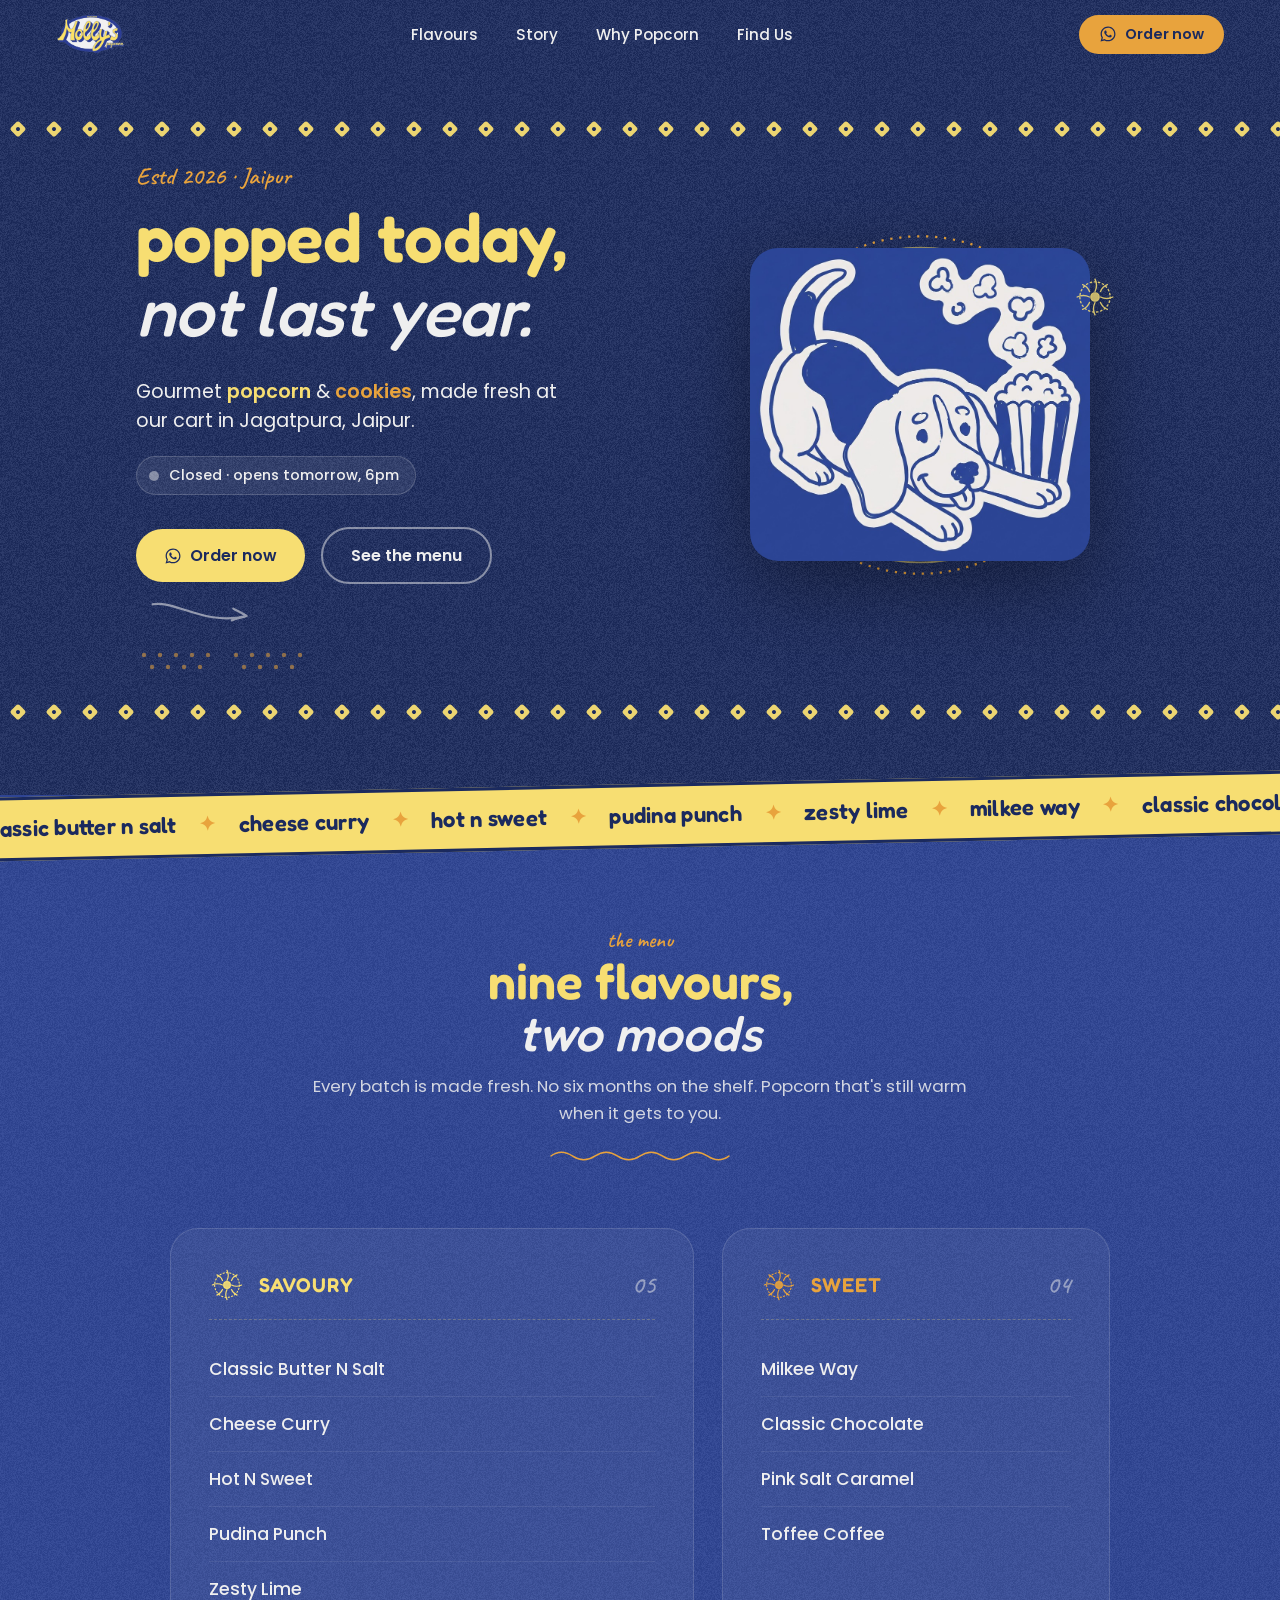
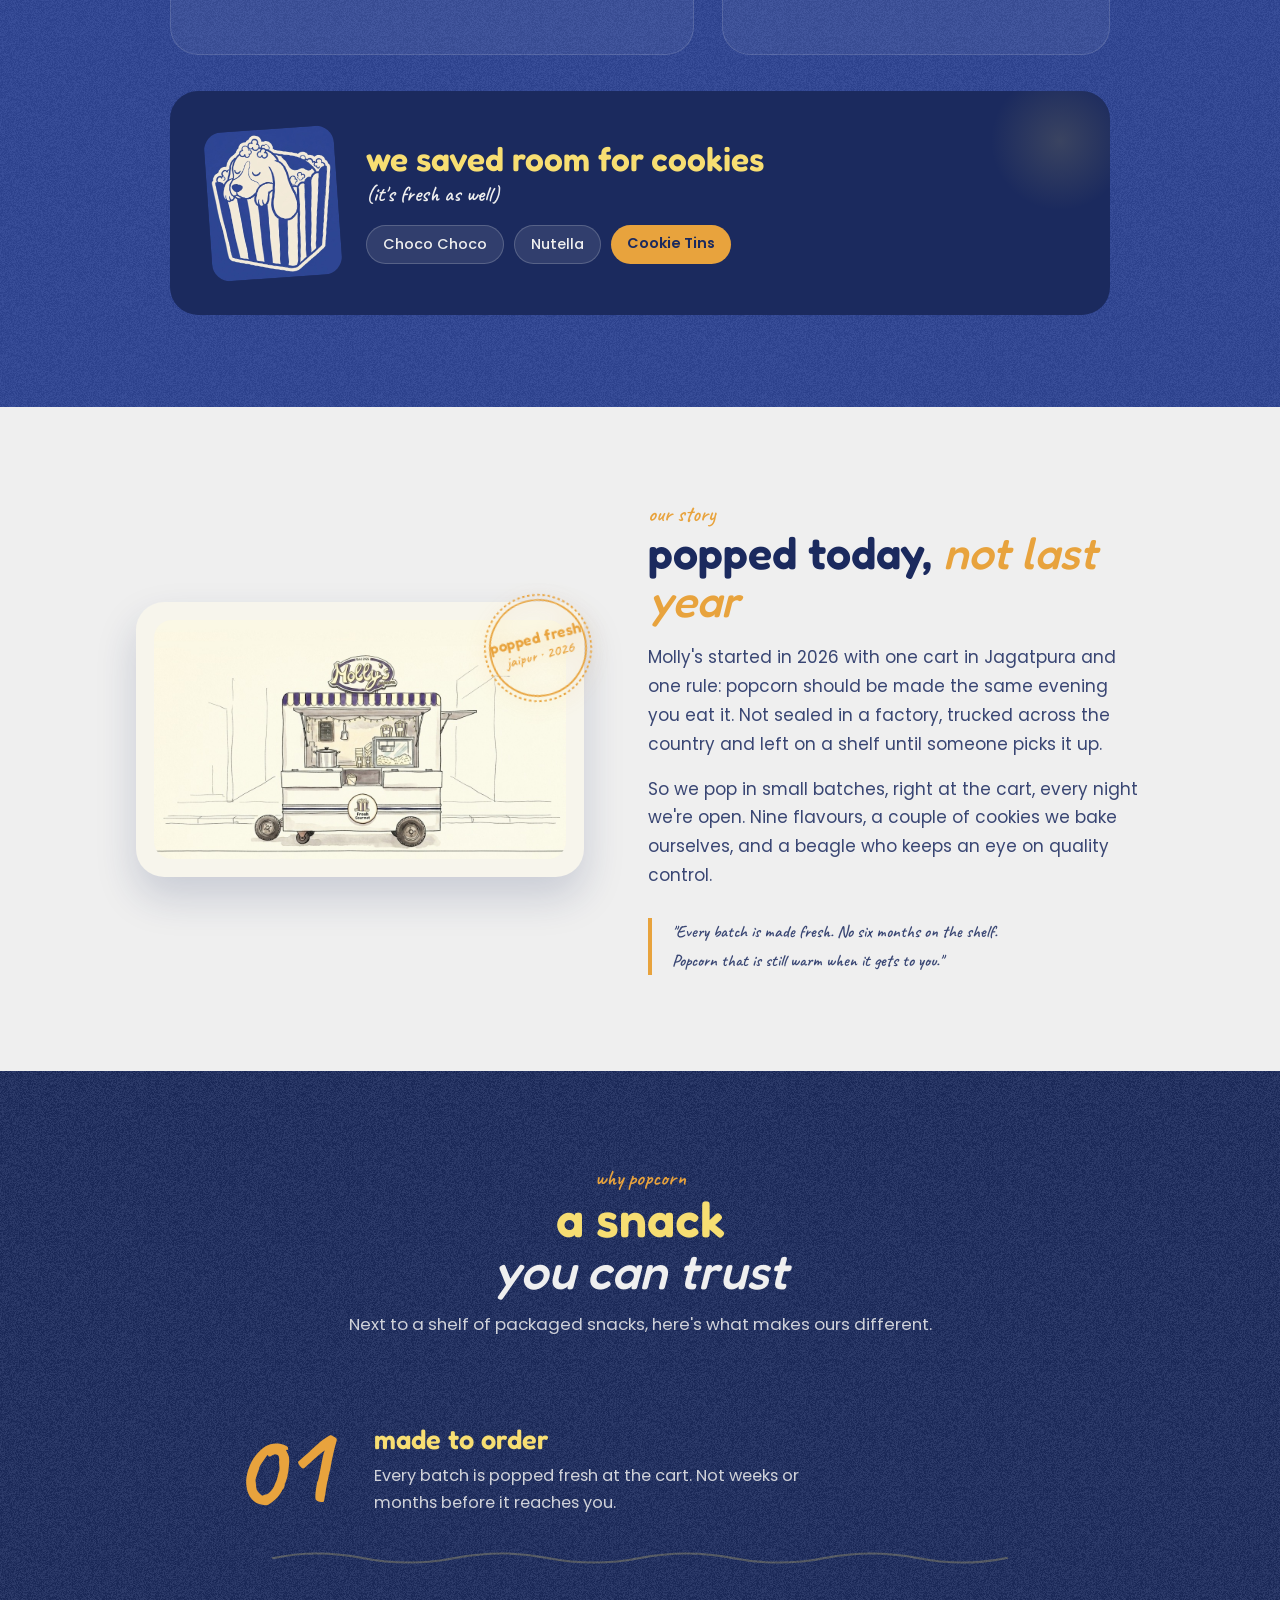
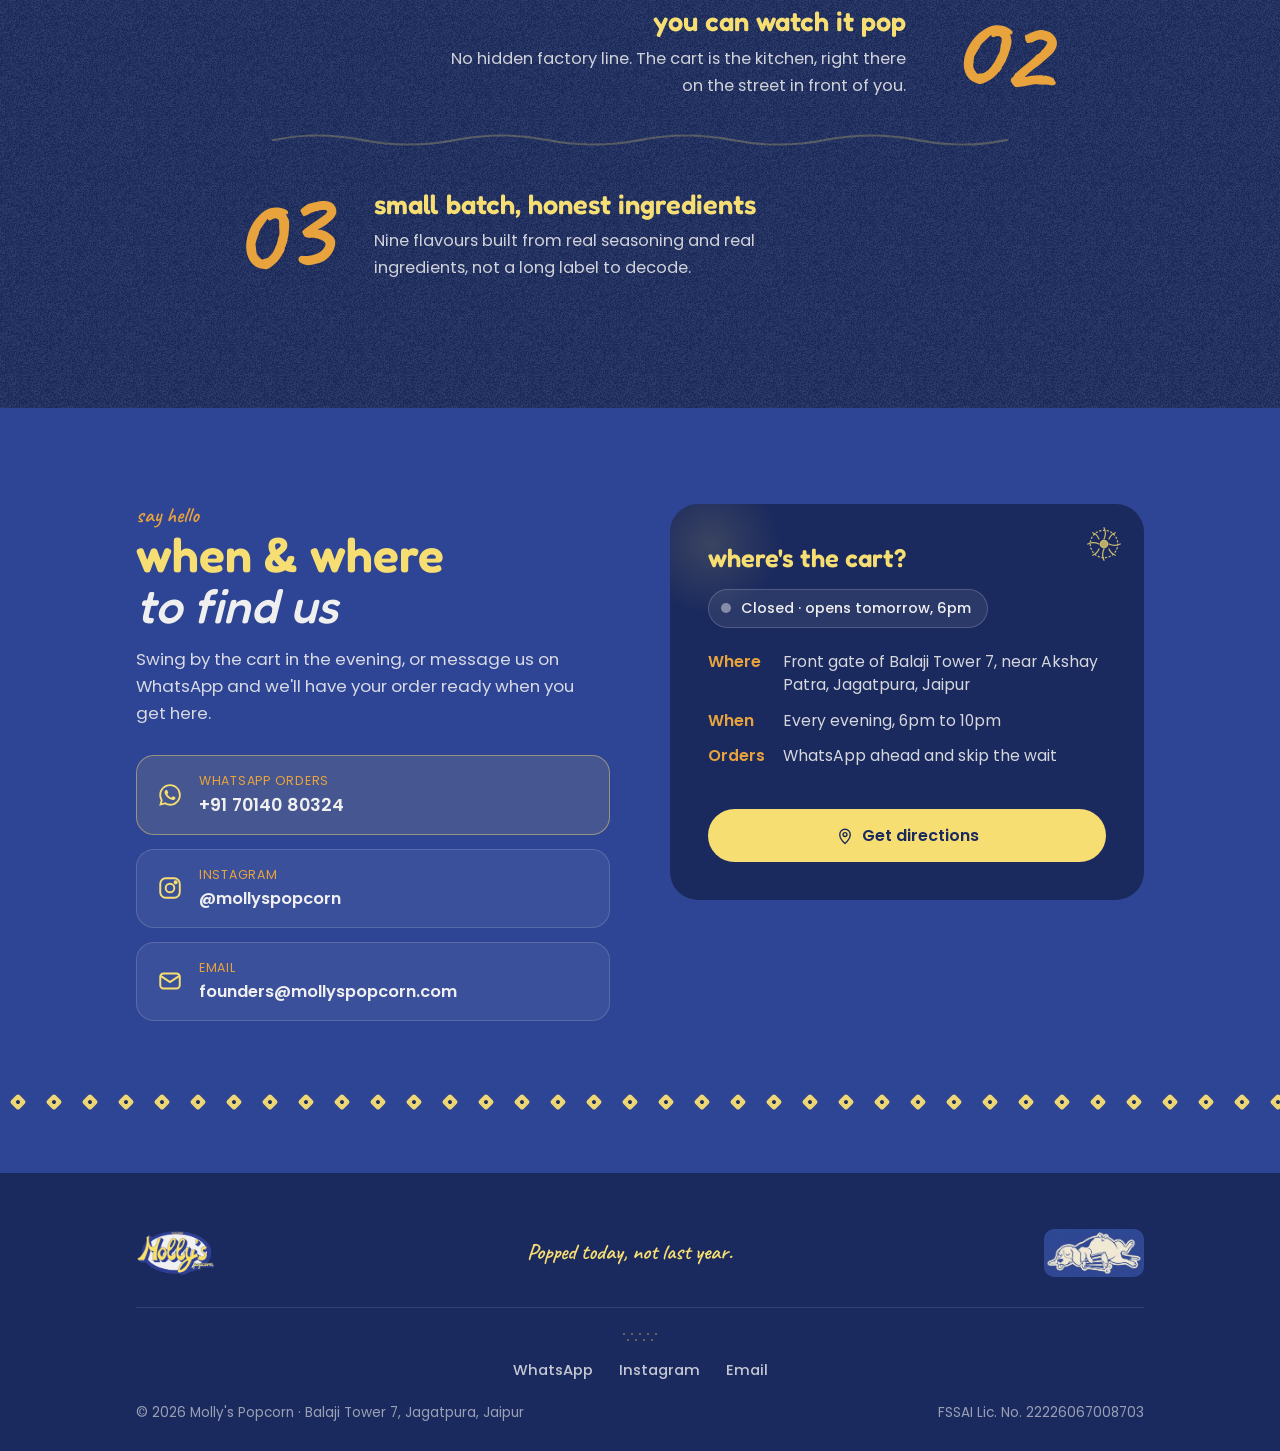
<file: index.html>
<!DOCTYPE html>
<html lang="en">
<head>
<meta charset="UTF-8">
<meta name="viewport" content="width=device-width, initial-scale=1, viewport-fit=cover">
<title>Molly's Popcorn | Gourmet Popcorn &amp; Cookies, Jaipur</title>
<meta name="description" content="Gourmet popcorn and cookies, freshly popped and baked in Jaipur. Nine flavours, two moods. Popped today, not last year.">

<!-- Open Graph -->
<meta property="og:title" content="Molly's Popcorn | Popped today, not last year.">
<meta property="og:description" content="Gourmet popcorn and cookies, freshly popped and baked in Jaipur.">
<meta property="og:image" content="https://mollyspopcorn.com/assets/img/og-image.jpg">
<meta property="og:url" content="https://mollyspopcorn.com">
<meta property="og:type" content="website">
<meta name="twitter:card" content="summary_large_image">

<link rel="icon" href="/assets/img/favicon.png" type="image/png">

<meta property="og:image:width" content="1200">
<meta property="og:image:height" content="630">
<meta name="theme-color" content="#1B2A5E">

<!-- Fonts are self-hosted: no third-party request, faster first paint -->
<link rel="preload" href="/assets/fonts/fredoka-latin-600-normal.woff2" as="font" type="font/woff2" crossorigin>
<link rel="preload" href="/assets/fonts/poppins-latin-400-normal.woff2" as="font" type="font/woff2" crossorigin>

<link rel="stylesheet" href="/assets/css/style.css">

<!-- JSON-LD: local business (feeds Google's local results) -->
<script type="application/ld+json">
{
  "@context": "https://schema.org",
  "@type": "FoodEstablishment",
  "name": "Molly's Popcorn",
  "description": "Gourmet popcorn and cookies, freshly popped and baked in Jaipur.",
  "url": "https://mollyspopcorn.com",
  "image": "https://mollyspopcorn.com/assets/img/og-image.jpg",
  "telephone": "+91-70140-80324",
  "servesCuisine": "Popcorn, Cookies",
  "priceRange": "₹",
  "sameAs": ["https://www.instagram.com/mollyspopcorn/"],
  "address": {
    "@type": "PostalAddress",
    "streetAddress": "Front gate of Balaji Tower 7, near Akshay Patra, Jagatpura",
    "addressLocality": "Jaipur",
    "addressRegion": "Rajasthan",
    "addressCountry": "IN"
  },
  "openingHoursSpecification": [{
    "@type": "OpeningHoursSpecification",
    "dayOfWeek": ["Monday","Tuesday","Wednesday","Thursday","Friday","Saturday","Sunday"],
    "opens": "18:00",
    "closes": "22:00"
  }]
}
</script>
</head>
<body>

<!-- ============ REUSABLE SVG DEFS ============ -->
<svg width="0" height="0" style="position:absolute" aria-hidden="true">
  <defs>
    <!-- Bandhej dot cluster (block-print grid) -->
    <symbol id="bandhej" viewBox="0 0 80 32">
      <g fill="currentColor">
        <circle cx="8" cy="8" r="2.2"/><circle cx="24" cy="8" r="2.2"/><circle cx="40" cy="8" r="2.2"/><circle cx="56" cy="8" r="2.2"/><circle cx="72" cy="8" r="2.2"/>
        <circle cx="16" cy="20" r="2.2"/><circle cx="32" cy="20" r="2.2"/><circle cx="48" cy="20" r="2.2"/><circle cx="64" cy="20" r="2.2"/>
      </g>
    </symbol>

    <!-- Blue-pottery inspired flower medallion -->
    <symbol id="pottery-flower" viewBox="0 0 64 64">
      <g fill="none" stroke="currentColor" stroke-width="2" stroke-linecap="round" stroke-linejoin="round">
        <circle cx="32" cy="32" r="6" fill="currentColor" fill-opacity="0.9"/>
        <path d="M32 6c3 6 3 12 0 18M32 58c-3-6-3-12 0-18M6 32c6-3 12-3 18 0M58 32c-6 3-12 3-18 0"/>
        <path d="M14 14c5 2 8 5 10 10M50 14c-5 2-8 5-10 10M14 50c5-2 8-5 10-10M50 50c-5-2-8-5-10-10"/>
        <circle cx="32" cy="32" r="22" stroke-dasharray="2 4"/>
      </g>
    </symbol>

    <!-- Hand-drawn wavy divider -->
    <symbol id="wave-divider" viewBox="0 0 400 24" preserveAspectRatio="none">
      <path d="M2 12 Q 25 2, 50 12 T 100 12 T 150 12 T 200 12 T 250 12 T 300 12 T 350 12 T 398 12"
        fill="none" stroke="currentColor" stroke-width="2.2" stroke-linecap="round"/>
    </symbol>

    <!-- Little scribble underline for flavour list rows -->
    <symbol id="scribble" viewBox="0 0 60 8" preserveAspectRatio="none">
      <path d="M2 5 Q 15 1, 28 4 T 58 4"
        fill="none" stroke="currentColor" stroke-width="1.6" stroke-linecap="round"/>
    </symbol>

    <!-- WhatsApp glyph -->
    <symbol id="wa-icon" viewBox="0 0 24 24">
      <path d="M12.04 2C6.58 2 2.13 6.45 2.13 11.91c0 1.75.46 3.45 1.32 4.95L2.05 22l5.25-1.38a9.9 9.9 0 0 0 4.74 1.2h.01c5.46 0 9.9-4.45 9.9-9.91C21.96 6.45 17.5 2 12.04 2zm0 18.12h-.01a8.2 8.2 0 0 1-4.18-1.15l-.3-.18-3.11.82.83-3.03-.2-.31a8.18 8.18 0 0 1-1.26-4.36c0-4.54 3.7-8.24 8.24-8.24 2.2 0 4.27.86 5.83 2.42a8.17 8.17 0 0 1 2.41 5.83c0 4.54-3.7 8.2-8.25 8.2zm4.52-6.16c-.25-.12-1.47-.72-1.7-.81-.23-.08-.39-.12-.56.13-.17.25-.64.81-.78.97-.14.17-.29.19-.54.06-.25-.12-1.05-.38-1.99-1.22-.74-.65-1.24-1.46-1.38-1.71-.15-.25-.02-.38.11-.51.11-.11.25-.29.37-.43.12-.14.16-.25.25-.41.08-.17.04-.31-.02-.43-.06-.12-.56-1.34-.76-1.83-.2-.48-.4-.42-.56-.42-.14 0-.31-.02-.47-.02-.17 0-.43.06-.66.31-.23.25-.86.84-.86 2.04 0 1.2.88 2.36 1 2.53.12.17 1.73 2.64 4.2 3.7.59.25 1.05.4 1.4.52.59.19 1.13.16 1.55.1.47-.07 1.47-.6 1.68-1.18.21-.58.21-1.08.14-1.18-.06-.1-.23-.16-.48-.28z"/>
    </symbol>

    <!-- Map pin -->
    <symbol id="pin-icon" viewBox="0 0 24 24">
      <path d="M12 22s7-6.2 7-12a7 7 0 1 0-14 0c0 5.8 7 12 7 12z" fill="none" stroke="currentColor" stroke-width="1.8" stroke-linejoin="round"/>
      <circle cx="12" cy="10" r="2.6" fill="none" stroke="currentColor" stroke-width="1.8"/>
    </symbol>

    <!-- Rubber-stamp badge overlay -->
    <symbol id="stamp" viewBox="0 0 140 140">
      <g fill="none" stroke="currentColor" stroke-width="2">
        <circle cx="70" cy="70" r="62" stroke-dasharray="3 3"/>
        <circle cx="70" cy="70" r="56"/>
      </g>
    </symbol>
  </defs>
</svg>

<!-- ============ HEADER ============ -->
<header class="site-header" id="siteHeader">
  <a href="#top" class="brand-mark">
    <img src="/assets/img/logo.png" alt="Molly's Popcorn">
  </a>
  <nav class="nav-links">
    <a href="#flavours">Flavours</a>
    <a href="#story">Story</a>
    <a href="#why">Why Popcorn</a>
    <a href="#contact">Find Us</a>
  </nav>
  <div class="nav-actions">
    <a class="nav-cta" href="https://wa.me/917014080324?text=Hi%20Molly%27s%20Popcorn!%20I%27d%20like%20to%20place%20an%20order." target="_blank" rel="noopener">
      <svg class="wa-glyph" viewBox="0 0 24 24" fill="currentColor" aria-hidden="true"><use href="#wa-icon"/></svg>
      Order now
    </a>
    <button class="nav-toggle" id="navToggle" aria-label="Open menu">☰</button>
  </div>
</header>

<div class="mobile-nav" id="mobileNav">
  <button class="close-btn" id="navClose" aria-label="Close menu">✕</button>
  <a href="#flavours">Flavours</a>
  <a href="#story">Story</a>
  <a href="#why">Why Popcorn</a>
  <a href="#contact">Find Us</a>
  <a class="mobile-order" href="https://wa.me/917014080324?text=Hi%20Molly%27s%20Popcorn!%20I%27d%20like%20to%20place%20an%20order." target="_blank" rel="noopener">Order on WhatsApp</a>
</div>

<div id="top"></div>

<!-- ============ HERO ============ -->
<section class="hero grain">
  <div class="diamond-border"></div>

  <div class="wrap hero-inner">
    <div class="hero-copy">
      <span class="hero-eyebrow">Estd 2026 · Jaipur</span>
      <h1 class="hero-headline">
        <span class="l1">popped today,</span>
        <span class="l2">not last year.</span>
      </h1>
      <p class="hero-sub">
        Gourmet <span class="hl">popcorn</span> &amp; <span class="hl2">cookies</span>,
        made fresh at our cart in Jagatpura, Jaipur.
      </p>
      <a href="#contact" class="status-pill" data-status>
        <span class="status-dot" aria-hidden="true"></span>
        <span class="status-text">Open daily, 6pm to 10pm</span>
      </a>
      <div class="hero-ctas">
        <a href="https://wa.me/917014080324?text=Hi%20Molly%27s%20Popcorn!%20I%27d%20like%20to%20place%20an%20order." target="_blank" rel="noopener" class="btn btn-primary">
          <svg class="wa-glyph" viewBox="0 0 24 24" fill="currentColor" aria-hidden="true"><use href="#wa-icon"/></svg>
          Order now
        </a>
        <a href="#flavours" class="btn btn-ghost">See the menu</a>
      </div>

      <svg class="hero-arrow" viewBox="0 0 140 60" fill="none" aria-hidden="true">
        <path d="M4 14C34 8 76 44 132 30" stroke="currentColor" stroke-width="3" stroke-linecap="round"/>
        <path d="M114 20C121 24 128 27 132 30C127 32 120 33 112 36" stroke="currentColor" stroke-width="3" stroke-linecap="round" stroke-linejoin="round"/>
      </svg>

      <div class="hero-bandhej" aria-hidden="true">
        <svg><use href="#bandhej"/></svg>
        <svg><use href="#bandhej"/></svg>
      </div>
    </div>

    <div class="hero-art">
      <div class="hero-art-ring" aria-hidden="true">
        <svg viewBox="0 0 320 320">
          <circle cx="160" cy="160" r="150" fill="none" stroke="var(--warm-amber)" stroke-width="2" stroke-dasharray="2 6"/>
          <circle cx="160" cy="160" r="140" fill="none" stroke="var(--butter-yellow)" stroke-width="1.5" stroke-opacity="0.6"/>
        </svg>
      </div>
      <img src="/assets/img/mascot-signature.jpg" alt="Molly's beagle mascot holding a bucket of popcorn" class="hero-mascot-hero">
      <div class="hero-corner-flower" aria-hidden="true">
        <svg style="color: var(--butter-yellow); width:44px; height:44px;"><use href="#pottery-flower"/></svg>
      </div>
    </div>
  </div>

  <div class="diamond-border" style="margin-top:56px;"></div>
</section>

<!-- ============ FLAVOUR TICKER ============ -->
<div class="ticker" aria-hidden="true">
  <div class="ticker-track">
    <span>Classic Butter N Salt</span><i>✦</i><span>Cheese Curry</span><i>✦</i><span>Hot N Sweet</span><i>✦</i><span>Pudina Punch</span><i>✦</i><span>Zesty Lime</span><i>✦</i><span>Milkee Way</span><i>✦</i><span>Classic Chocolate</span><i>✦</i><span>Pink Salt Caramel</span><i>✦</i><span>Toffee Coffee</span><i>✦</i>
    <span>Classic Butter N Salt</span><i>✦</i><span>Cheese Curry</span><i>✦</i><span>Hot N Sweet</span><i>✦</i><span>Pudina Punch</span><i>✦</i><span>Zesty Lime</span><i>✦</i><span>Milkee Way</span><i>✦</i><span>Classic Chocolate</span><i>✦</i><span>Pink Salt Caramel</span><i>✦</i><span>Toffee Coffee</span><i>✦</i>
  </div>
</div>

<!-- ============ FLAVOURS ============ -->
<section class="flavours" id="flavours">
  <div class="wrap">
    <div class="section-head">
      <span class="section-kicker">the menu</span>
      <h2>
        <span class="yellow">nine flavours,</span>
        <span class="white">two moods</span>
      </h2>
      <p>Every batch is made fresh. No six months on the shelf. Popcorn that's still warm when it gets to you.</p>
      <div class="head-wave" aria-hidden="true">
        <svg style="color: var(--warm-amber); width:180px; height:18px;"><use href="#wave-divider"/></svg>
      </div>
    </div>

    <div class="flavour-panels">
      <div class="flavour-panel savoury">
        <div class="panel-head">
          <svg class="panel-flower" style="color: var(--butter-yellow); width:36px; height:36px;"><use href="#pottery-flower"/></svg>
          <h3>Savoury</h3>
          <span class="panel-count">05</span>
        </div>
        <ul class="flavour-list">
          <li><span class="flav-name">Classic Butter N Salt</span><svg class="flav-scribble"><use href="#scribble"/></svg></li>
          <li><span class="flav-name">Cheese Curry</span><svg class="flav-scribble"><use href="#scribble"/></svg></li>
          <li><span class="flav-name">Hot N Sweet</span><svg class="flav-scribble"><use href="#scribble"/></svg></li>
          <li><span class="flav-name">Pudina Punch</span><svg class="flav-scribble"><use href="#scribble"/></svg></li>
          <li><span class="flav-name">Zesty Lime</span><svg class="flav-scribble"><use href="#scribble"/></svg></li>
        </ul>
      </div>

      <div class="flavour-panel sweet">
        <div class="panel-head">
          <svg class="panel-flower" style="color: var(--warm-amber); width:36px; height:36px;"><use href="#pottery-flower"/></svg>
          <h3>Sweet</h3>
          <span class="panel-count">04</span>
        </div>
        <ul class="flavour-list">
          <li><span class="flav-name">Milkee Way</span><svg class="flav-scribble"><use href="#scribble"/></svg></li>
          <li><span class="flav-name">Classic Chocolate</span><svg class="flav-scribble"><use href="#scribble"/></svg></li>
          <li><span class="flav-name">Pink Salt Caramel</span><svg class="flav-scribble"><use href="#scribble"/></svg></li>
          <li><span class="flav-name">Toffee Coffee</span><svg class="flav-scribble"><use href="#scribble"/></svg></li>
        </ul>
      </div>
    </div>

    <div class="cookies-block">
      <img src="/assets/img/mascot-bucket.jpg" alt="Beagle mascot napping in a popcorn bucket" class="cookies-mascot">
      <div class="cookies-copy">
        <h3>we saved room for cookies</h3>
        <span class="script-note">(it's fresh as well)</span>
        <div class="cookies-tags">
          <span>Choco Choco</span>
          <span>Nutella</span>
          <span class="highlight">Cookie Tins</span>
        </div>
      </div>
    </div>
  </div>
</section>

<!-- ============ ABOUT / STORY ============ -->
<section class="about" id="story">
  <div class="wrap about-inner">
    <div class="about-art">
      <img src="/assets/img/cart-illustration.jpg" alt="Illustrated watercolour render of the Molly's Popcorn cart">
      <div class="about-stamp" aria-hidden="true">
        <svg style="color: var(--warm-amber); width:120px; height:120px;"><use href="#stamp"/></svg>
        <div class="stamp-text">
          <span>popped fresh</span>
          <em>jaipur · 2026</em>
        </div>
      </div>
    </div>
    <div class="about-copy">
      <span class="section-kicker">our story</span>
      <h2>popped today, <span class="amber">not last year</span></h2>
      <p>
        Molly's started in 2026 with one cart in Jagatpura and one rule: popcorn should be
        made the same evening you eat it. Not sealed in a factory, trucked across the country
        and left on a shelf until someone picks it up.
      </p>
      <p>
        So we pop in small batches, right at the cart, every night we're open. Nine flavours,
        a couple of cookies we bake ourselves, and a beagle who keeps an eye on quality control.
      </p>
      <p class="pull-quote">
        "Every batch is made fresh. No six months on the shelf.<br>
        Popcorn that is still warm when it gets to you."
      </p>
    </div>
  </div>
</section>

<!-- ============ WHY POPCORN ============ -->
<section class="why grain" id="why">
  <div class="wrap">
    <div class="section-head">
      <span class="section-kicker">why popcorn</span>
      <h2>
        <span class="yellow">a snack</span>
        <span class="white">you can trust</span>
      </h2>
      <p>Next to a shelf of packaged snacks, here's what makes ours different.</p>
    </div>

    <div class="why-list">
      <article class="why-row why-row--l reveal">
        <div class="why-num" aria-hidden="true">01</div>
        <div class="why-body">
          <h3>made to order</h3>
          <p>Every batch is popped fresh at the cart. Not weeks or months before it reaches you.</p>
        </div>
      </article>

      <div class="why-sep" aria-hidden="true">
        <svg style="color: rgba(247,222,114,0.35); width:100%; height:22px;"><use href="#wave-divider"/></svg>
      </div>

      <article class="why-row why-row--r reveal">
        <div class="why-num" aria-hidden="true">02</div>
        <div class="why-body">
          <h3>you can watch it pop</h3>
          <p>No hidden factory line. The cart is the kitchen, right there on the street in front of you.</p>
        </div>
      </article>

      <div class="why-sep" aria-hidden="true">
        <svg style="color: rgba(247,222,114,0.35); width:100%; height:22px;"><use href="#wave-divider"/></svg>
      </div>

      <article class="why-row why-row--l reveal">
        <div class="why-num" aria-hidden="true">03</div>
        <div class="why-body">
          <h3>small batch, honest ingredients</h3>
          <p>Nine flavours built from real seasoning and real ingredients, not a long label to decode.</p>
        </div>
      </article>
    </div>
  </div>
</section>

<!-- ============ CONTACT / FIND US ============ -->
<section class="contact" id="contact">
  <div class="wrap contact-inner">
    <div class="contact-copy">
      <span class="section-kicker">say hello</span>
      <h2>
        <span class="yellow">when &amp; where</span>
        <span class="white">to find us</span>
      </h2>
      <p class="lede">Swing by the cart in the evening, or message us on WhatsApp and we'll have your order ready when you get here.</p>

      <div class="contact-links">
        <a class="contact-link contact-link--wa" href="https://wa.me/917014080324?text=Hi%20Molly%27s%20Popcorn!%20I%27d%20like%20to%20place%20an%20order." target="_blank" rel="noopener">
          <svg class="icon" viewBox="0 0 24 24" fill="currentColor" aria-hidden="true"><use href="#wa-icon"/></svg>
          <span><span class="label">WhatsApp orders</span><span class="value">+91 70140 80324</span></span>
        </a>
        <a class="contact-link" href="https://www.instagram.com/mollyspopcorn/" target="_blank" rel="noopener">
          <svg class="icon" viewBox="0 0 24 24" fill="none" stroke="currentColor" stroke-width="1.8" aria-hidden="true"><rect x="3" y="3" width="18" height="18" rx="5"/><circle cx="12" cy="12" r="4"/><circle cx="17.2" cy="6.8" r="1"/></svg>
          <span><span class="label">Instagram</span><span class="value">@mollyspopcorn</span></span>
        </a>
        <a class="contact-link" href="mailto:founders@mollyspopcorn.com">
          <svg class="icon" viewBox="0 0 24 24" fill="none" stroke="currentColor" stroke-width="1.8" aria-hidden="true"><rect x="3" y="5" width="18" height="14" rx="3"/><path d="M3 7l9 6 9-6"/></svg>
          <span><span class="label">Email</span><span class="value">founders@mollyspopcorn.com</span></span>
        </a>
      </div>
    </div>

    <div class="find-card">
      <div class="find-flower" aria-hidden="true">
        <svg style="color: var(--butter-yellow); width:40px; height:40px;"><use href="#pottery-flower"/></svg>
      </div>
      <h3>where's the cart?</h3>
      <span class="status-pill status-pill--card" data-status>
        <span class="status-dot" aria-hidden="true"></span>
        <span class="status-text">Open daily, 6pm to 10pm</span>
      </span>
      <dl>
        <dt>Where</dt><dd>Front gate of Balaji Tower 7, near Akshay Patra, Jagatpura, Jaipur</dd>
        <dt>When</dt><dd>Every evening, 6pm to 10pm</dd>
        <dt>Orders</dt><dd>WhatsApp ahead and skip the wait</dd>
      </dl>
      <a class="btn btn-primary find-directions" href="https://www.google.com/maps/search/?api=1&amp;query=Balaji%20Tower%207%2C%20Akshay%20Patra%2C%20Jagatpura%2C%20Jaipur" target="_blank" rel="noopener">
        <svg class="pin-glyph" viewBox="0 0 24 24" aria-hidden="true"><use href="#pin-icon"/></svg>
        Get directions
      </a>
    </div>
  </div>

  <div class="diamond-border" style="margin-top:70px;"></div>
</section>

<!-- ============ FOOTER ============ -->
<footer class="site-footer">
  <div class="wrap">
    <div class="footer-top">
      <div class="footer-logo">
        <img src="/assets/img/logo.png" alt="Molly's Popcorn">
      </div>
      <span class="footer-tag">Popped today, not last year.</span>
      <div class="footer-mascot">
        <img src="/assets/img/mascot-sleepy.jpg" alt="Molly's beagle mascot resting, full and happy">
      </div>
    </div>
    <div class="footer-bandhej" aria-hidden="true">
      <svg style="color: rgba(247,222,114,0.4); width:180px; height:16px;"><use href="#bandhej"/></svg>
    </div>
    <div class="footer-links">
      <a href="https://wa.me/917014080324" target="_blank" rel="noopener">WhatsApp</a>
      <a href="https://www.instagram.com/mollyspopcorn/" target="_blank" rel="noopener">Instagram</a>
      <a href="mailto:founders@mollyspopcorn.com">Email</a>
    </div>
    <div class="footer-bottom">
      <span>© 2026 Molly's Popcorn · Balaji Tower 7, Jagatpura, Jaipur</span>
      <span class="fssai">FSSAI Lic. No. 22226067008703</span>
    </div>
  </div>
</footer>

<script src="/assets/js/main.js"></script>
</body>
</html>
</file>
<file: assets/css/style.css>
/* =========================================================
   Molly's Popcorn | mollyspopcorn.com
   v3 · ordering + live status + self-hosted fonts
   ========================================================= */

/* ---------- Self-hosted fonts (SIL OFL) ---------- */
@font-face { font-family: "Fredoka"; font-weight: 500; font-style: normal; font-display: swap; src: url("../fonts/fredoka-latin-500-normal.woff2") format("woff2"); }
@font-face { font-family: "Fredoka"; font-weight: 600 700; font-style: normal; font-display: swap; src: url("../fonts/fredoka-latin-600-normal.woff2") format("woff2"); }
@font-face { font-family: "Caveat"; font-weight: 400 600; font-style: normal; font-display: swap; src: url("../fonts/caveat-latin-600-normal.woff2") format("woff2"); }
@font-face { font-family: "Caveat"; font-weight: 700; font-style: normal; font-display: swap; src: url("../fonts/caveat-latin-700-normal.woff2") format("woff2"); }
@font-face { font-family: "Poppins"; font-weight: 400; font-style: normal; font-display: swap; src: url("../fonts/poppins-latin-400-normal.woff2") format("woff2"); }
@font-face { font-family: "Poppins"; font-weight: 500; font-style: normal; font-display: swap; src: url("../fonts/poppins-latin-500-normal.woff2") format("woff2"); }
@font-face { font-family: "Poppins"; font-weight: 600; font-style: normal; font-display: swap; src: url("../fonts/poppins-latin-600-normal.woff2") format("woff2"); }
@font-face { font-family: "Poppins"; font-weight: 700; font-style: normal; font-display: swap; src: url("../fonts/poppins-latin-700-normal.woff2") format("woff2"); }

:root {
  --royal-blue: #2E4494;
  --deep-navy: #1B2A5E;
  --butter-yellow: #F7DE72;
  --warm-amber: #E8A33D;
  --off-white: #EFEFEF;
  --white: #FFFFFF;

  --font-display: "Fredoka", sans-serif;
  --font-script: "Caveat", cursive;
  --font-body: "Poppins", sans-serif;

  --radius-lg: 28px;
  --radius-md: 18px;
  --radius-sm: 10px;

  --container: 1120px;
  --edge: clamp(20px, 5vw, 56px);

  --shadow-lift: 0 20px 40px rgba(27,42,94,0.18);

  box-sizing: border-box;
  padding-top: env(safe-area-inset-top, 0px);
}

/* ---------- Reset ---------- */
*, *::before, *::after { box-sizing: border-box; }
html { scroll-behavior: smooth; }
body {
  margin: 0;
  font-family: var(--font-body);
  background: var(--royal-blue);
  color: var(--off-white);
  -webkit-font-smoothing: antialiased;
  text-rendering: optimizeLegibility;
}
img { max-width: 100%; display: block; }
a { color: inherit; text-decoration: none; }
ul { margin: 0; padding: 0; list-style: none; }
h1, h2, h3, p { margin: 0; }
section { position: relative; }
section[id] { scroll-margin-top: 90px; }

/* ---------- Reveal (IntersectionObserver-driven) ---------- */
.reveal {
  opacity: 0;
  transform: translateY(18px);
  transition: opacity 0.7s cubic-bezier(0.16, 1, 0.3, 1),
              transform 0.7s cubic-bezier(0.16, 1, 0.3, 1);
  transition-delay: var(--reveal-delay, 0s);
}
.reveal.is-in {
  opacity: 1;
  transform: translateY(0);
}

@media (prefers-reduced-motion: reduce) {
  *, *::before, *::after {
    animation-duration: 0.01ms !important;
    animation-iteration-count: 1 !important;
    transition-duration: 0.01ms !important;
    scroll-behavior: auto !important;
  }
  .reveal { opacity: 1; transform: none; }
}

/* ---------- Grain overlay (bumped opacity, no blend on saturated blue) ---------- */
.grain {
  position: relative;
  isolation: isolate;
}
.grain::after {
  content: "";
  position: absolute;
  inset: 0;
  background-image: url("../img/grain.png");
  background-repeat: repeat;
  background-size: 128px 128px;
  opacity: 0.09;
  pointer-events: none;
  z-index: 1;
}
.grain > * { position: relative; z-index: 2; }

/* ---------- Diamond dot border ---------- */
.diamond-border {
  height: 22px;
  position: relative;
}
.diamond-border::before {
  content: "";
  position: absolute;
  inset: 0;
  background-image: url("data:image/svg+xml,%3Csvg xmlns='http://www.w3.org/2000/svg' width='36' height='22' viewBox='0 0 36 22'%3E%3Cg transform='translate(18 11) rotate(45) translate(-6 -6)'%3E%3Crect width='12' height='12' rx='2.5' fill='%23F7DE72'/%3E%3Ccircle cx='6' cy='6' r='2' fill='%231B2A5E'/%3E%3C/g%3E%3C/svg%3E");
  background-repeat: repeat-x;
  background-position: center left;
  background-size: 36px 22px;
  opacity: 0.95;
}

/* ---------- Container ---------- */
.wrap {
  max-width: var(--container);
  margin: 0 auto;
  padding-left: var(--edge);
  padding-right: var(--edge);
}

/* ---------- Header / nav ---------- */
.site-header {
  position: fixed;
  top: 0;
  left: 0;
  right: 0;
  z-index: 100;
  padding: 14px var(--edge);
  padding-top: max(14px, env(safe-area-inset-top, 0px));
  display: flex;
  align-items: center;
  justify-content: space-between;
  background: rgba(27, 42, 94, 0);
  backdrop-filter: blur(0px);
  transition: background 0.35s ease, backdrop-filter 0.35s ease, box-shadow 0.35s ease;
}
.site-header.is-scrolled {
  background: rgba(27, 42, 94, 0.92);
  backdrop-filter: blur(10px);
  box-shadow: 0 4px 18px rgba(0,0,0,0.18);
}
.brand-mark { display: flex; align-items: center; gap: 10px; }
.brand-mark img { height: 40px; width: auto; }

.nav-links {
  display: flex;
  gap: clamp(16px, 3vw, 34px);
  font-size: 0.95rem;
  font-weight: 500;
}
.nav-links a {
  position: relative;
  padding: 6px 2px;
  transition: color 0.2s ease;
}
.nav-links a::after {
  content: "";
  position: absolute;
  left: 0;
  right: 0;
  bottom: 0;
  height: 2px;
  background: var(--warm-amber);
  transform: scaleX(0);
  transform-origin: left;
  transition: transform 0.25s ease;
}
.nav-links a:hover { color: var(--butter-yellow); }
.nav-links a:hover::after { transform: scaleX(1); }

.nav-cta {
  display: inline-flex;
  align-items: center;
  gap: 8px;
  background: var(--warm-amber);
  color: var(--deep-navy);
  font-weight: 600;
  font-size: 0.9rem;
  padding: 9px 20px;
  border-radius: 999px;
  transition: transform 0.2s ease, box-shadow 0.2s ease;
}
.nav-cta:hover { transform: translateY(-2px) scale(1.03); box-shadow: 0 6px 16px rgba(232,163,61,0.4); }
.nav-actions { display: flex; align-items: center; gap: 14px; }
.wa-glyph { width: 18px; height: 18px; flex-shrink: 0; }

.nav-toggle {
  display: none;
  background: none;
  border: none;
  color: var(--off-white);
  font-size: 1.6rem;
  cursor: pointer;
  padding: 4px;
  line-height: 1;
}

@media (max-width: 760px) {
  .nav-links { display: none; }
  .nav-toggle { display: block; }
  .nav-cta { padding: 8px 14px; font-size: 0.85rem; }
  .brand-mark img { height: 36px; }
}

/* ---------- Live open/closed status pill ---------- */
.status-pill {
  display: inline-flex;
  align-items: center;
  gap: 10px;
  margin-top: 20px;
  padding: 8px 16px 8px 12px;
  border-radius: 999px;
  background: rgba(239,239,239,0.08);
  border: 1px solid rgba(239,239,239,0.18);
  font-size: 0.9rem;
  font-weight: 500;
  color: var(--off-white);
  transition: border-color 0.2s ease, background 0.2s ease;
}
a.status-pill:hover { border-color: var(--butter-yellow); background: rgba(239,239,239,0.12); }
.status-dot {
  width: 10px;
  height: 10px;
  border-radius: 50%;
  background: rgba(239,239,239,0.45);
  flex-shrink: 0;
}
.status-pill.is-open .status-dot {
  background: var(--butter-yellow);
  box-shadow: 0 0 0 0 rgba(247,222,114,0.6);
  animation: status-ping 2s ease-out infinite;
}
.status-pill.is-open .status-text { color: var(--butter-yellow); }
@keyframes status-ping {
  0%   { box-shadow: 0 0 0 0 rgba(247,222,114,0.55); }
  80%  { box-shadow: 0 0 0 9px rgba(247,222,114,0); }
  100% { box-shadow: 0 0 0 0 rgba(247,222,114,0); }
}
@media (prefers-reduced-motion: reduce) {
  .status-pill.is-open .status-dot { animation: none; }
}

/* ---------- Flavour ticker ---------- */
.ticker {
  background: var(--butter-yellow);
  color: var(--deep-navy);
  overflow: hidden;
  white-space: nowrap;
  padding: 14px 0;
  border-top: 3px solid var(--deep-navy);
  border-bottom: 3px solid var(--deep-navy);
  transform: rotate(-1.2deg) scale(1.03);
  position: relative;
  z-index: 3;
  margin: -10px 0;
}
.ticker-track {
  display: inline-flex;
  align-items: center;
  gap: 22px;
  animation: ticker-scroll 38s linear infinite;
  font-family: var(--font-display);
  font-weight: 600;
  font-size: clamp(1.05rem, 2vw, 1.35rem);
  text-transform: lowercase;
}
.ticker-track i {
  font-style: normal;
  color: var(--warm-amber);
  font-size: 0.9em;
}
@keyframes ticker-scroll {
  from { transform: translateX(0); }
  to   { transform: translateX(-50%); }
}
@media (prefers-reduced-motion: reduce) {
  .ticker-track { animation: none; }
}

/* ---------- Buttons ---------- */
.btn {
  display: inline-flex;
  align-items: center;
  justify-content: center;
  gap: 8px;
  padding: 14px 28px;
  border-radius: 999px;
  font-family: var(--font-body);
  font-weight: 600;
  font-size: 1rem;
  white-space: nowrap;
  cursor: pointer;
  border: none;
  transition: transform 0.18s ease, box-shadow 0.18s ease, background 0.18s ease, border-color 0.18s ease, color 0.18s ease;
}
.btn:active { transform: scale(0.97); }
.btn-primary {
  background: var(--butter-yellow);
  color: var(--deep-navy);
}
.btn-primary:hover {
  transform: translateY(-3px) scale(1.02);
  box-shadow: 0 10px 24px rgba(247,222,114,0.35);
}
.btn-ghost {
  background: transparent;
  color: var(--off-white);
  border: 2px solid rgba(239,239,239,0.5);
}
.btn-ghost:hover {
  border-color: var(--butter-yellow);
  color: var(--butter-yellow);
  transform: translateY(-3px);
}

/* =========================================================
   HERO
   ========================================================= */
.hero {
  background: var(--deep-navy);
  padding-top: 118px;
  padding-bottom: 72px;
  overflow: hidden;
}
.hero-inner {
  display: grid;
  grid-template-columns: 1.05fr 0.95fr;
  gap: clamp(24px, 5vw, 64px);
  align-items: center;
  padding-top: 24px;
  position: relative;
}

.hero-copy { position: relative; }

.hero-eyebrow {
  display: inline-block;
  font-family: var(--font-script);
  font-size: 1.5rem;
  color: var(--warm-amber);
  margin-bottom: 4px;
  line-height: 1;
  padding-bottom: 4px;
}

.hero-headline {
  font-family: var(--font-display);
  font-weight: 600;
  text-transform: lowercase;
  line-height: 1.02;
  font-size: clamp(2.6rem, 5.4vw, 4.4rem);
  letter-spacing: -0.01em;
  margin-top: 6px;
}
.hero-headline .l1 { color: var(--butter-yellow); display: block; }
.hero-headline .l2 {
  color: var(--off-white);
  display: block;
  font-style: italic;
  font-weight: 500;
  line-height: 1.1;
  padding-bottom: 6px;
}

.hero-sub {
  margin-top: 22px;
  font-size: clamp(1.05rem, 1.6vw, 1.2rem);
  line-height: 1.55;
  color: var(--off-white);
  max-width: 38ch;
}
.hero-sub .hl  { color: var(--butter-yellow); font-weight: 600; }
.hero-sub .hl2 { color: var(--warm-amber);   font-weight: 600; }

.hero-ctas {
  margin-top: 32px;
  display: flex;
  flex-wrap: wrap;
  gap: 16px;
  align-items: center;
}

.hero-arrow {
  width: 130px;
  height: 44px;
  margin-top: 10px;
  color: var(--off-white);
  opacity: 0.55;
}
.hero-arrow path {
  stroke-dasharray: 220;
  stroke-dashoffset: 220;
  animation: draw-arrow 1.1s ease 0.9s forwards;
}
@keyframes draw-arrow { to { stroke-dashoffset: 0; } }
@media (prefers-reduced-motion: reduce) {
  .hero-arrow path { animation: none; stroke-dashoffset: 0; }
}

.hero-bandhej {
  position: absolute;
  bottom: -34px;
  left: 0;
  color: var(--warm-amber);
  display: flex;
  gap: 12px;
  opacity: 0.55;
}
.hero-bandhej svg { width: 80px; height: 32px; }

/* Hero art side — mascot as anchor, framed by a subtle ring */
.hero-art {
  position: relative;
  display: flex;
  justify-content: center;
  align-items: center;
  min-height: 340px;
}
.hero-art-ring {
  position: absolute;
  inset: 0;
  display: flex;
  align-items: center;
  justify-content: center;
  animation: slow-spin 60s linear infinite;
}
.hero-art-ring svg { width: min(360px, 92%); height: auto; }
@keyframes slow-spin { to { transform: rotate(360deg); } }
@media (prefers-reduced-motion: reduce) {
  .hero-art-ring { animation: none; }
}

.hero-mascot-hero {
  position: relative;
  width: min(340px, 88%);
  border-radius: var(--radius-lg);
  filter: drop-shadow(0 24px 40px rgba(0,0,0,0.35));
  animation: float-mascot 6s ease-in-out infinite;
}
@keyframes float-mascot {
  0%, 100% { transform: translateY(0) rotate(-3deg); }
  50%      { transform: translateY(-10px) rotate(-3deg); }
}
@media (prefers-reduced-motion: reduce) {
  .hero-mascot-hero { animation: none; transform: rotate(-3deg); }
}

.hero-corner-flower {
  position: absolute;
  right: 6%;
  top: 12%;
  opacity: 0.85;
}

@media (max-width: 860px) {
  .hero-inner { grid-template-columns: 1fr; text-align: center; }
  .hero-sub { margin-left: auto; margin-right: auto; }
  .hero-ctas { justify-content: center; }
  .hero-art { margin-top: 20px; min-height: 300px; }
  .hero-bandhej { left: 50%; transform: translateX(-50%); }
  .hero-corner-flower { right: 8%; top: 6%; }
  .hero-arrow { margin: 12px auto 0; display: block; }
}

/* =========================================================
   SECTION HEADS (shared)
   ========================================================= */
.section-head {
  text-align: center;
  max-width: 660px;
  margin: 0 auto 56px;
}
.section-kicker {
  display: inline-block;
  font-family: var(--font-script);
  color: var(--warm-amber);
  font-size: 1.35rem;
  margin-bottom: 4px;
  line-height: 1;
}
.section-head h2 {
  font-family: var(--font-display);
  font-weight: 600;
  text-transform: lowercase;
  font-size: clamp(2.1rem, 4.5vw, 3.1rem);
  line-height: 1.05;
}
.section-head h2 .yellow { color: var(--butter-yellow); display: block; }
.section-head h2 .white  { color: var(--off-white);    display: block; font-style: italic; font-weight: 500; }
.section-head p {
  margin-top: 14px;
  color: rgba(239,239,239,0.85);
  font-size: 1.05rem;
  line-height: 1.6;
}
.head-wave { margin-top: 20px; }

/* =========================================================
   FLAVOURS
   ========================================================= */
.flavours {
  background: var(--royal-blue);
  padding: 92px 0;
  position: relative;
}
.flavours::before {
  content: "";
  position: absolute; inset: 0;
  background-image: url("../img/grain.png");
  background-repeat: repeat;
  background-size: 128px 128px;
  opacity: 0.06;
  pointer-events: none;
}
.flavours > * { position: relative; }

.flavour-panels {
  display: grid;
  grid-template-columns: 1.15fr 0.85fr;
  gap: 28px;
  max-width: 940px;
  margin: 0 auto;
}
.flavour-panel {
  background: rgba(239,239,239,0.06);
  border: 1px solid rgba(239,239,239,0.14);
  border-radius: var(--radius-lg);
  padding: clamp(24px, 4vw, 38px);
  position: relative;
  transition: transform 0.25s ease, border-color 0.25s ease;
}
.flavour-panel:hover {
  transform: translateY(-3px);
  border-color: rgba(247,222,114,0.35);
}
.panel-head {
  display: flex;
  align-items: center;
  gap: 14px;
  margin-bottom: 22px;
  padding-bottom: 16px;
  border-bottom: 1px dashed rgba(247,222,114,0.25);
}
.panel-flower { flex-shrink: 0; }
.panel-head h3 {
  font-family: var(--font-display);
  font-weight: 600;
  text-transform: uppercase;
  letter-spacing: 0.04em;
  color: var(--butter-yellow);
  font-size: 1.25rem;
  flex: 1;
}
.flavour-panel.sweet .panel-head h3 { color: var(--warm-amber); }
.panel-count {
  font-family: var(--font-script);
  font-size: 1.6rem;
  color: rgba(239,239,239,0.5);
  line-height: 1;
}

.flavour-list li {
  padding: 14px 0;
  font-size: 1.08rem;
  font-weight: 500;
  display: flex;
  align-items: center;
  gap: 14px;
  position: relative;
  transition: padding-left 0.2s ease, color 0.2s ease;
  color: var(--off-white);
}
.flavour-list li:not(:last-child) {
  border-bottom: 1px solid rgba(239,239,239,0.08);
}
.flav-name { flex: 1; }
.flav-scribble {
  width: 44px;
  height: 8px;
  color: var(--butter-yellow);
  opacity: 0;
  transform: translateX(-4px);
  transition: opacity 0.25s ease, transform 0.25s ease;
  flex-shrink: 0;
}
.flavour-panel.sweet .flav-scribble { color: var(--warm-amber); }
.flavour-list li:hover {
  padding-left: 8px;
  color: var(--butter-yellow);
}
.flavour-panel.sweet .flavour-list li:hover { color: var(--warm-amber); }
.flavour-list li:hover .flav-scribble {
  opacity: 1;
  transform: translateX(0);
}

.cookies-block {
  max-width: 940px;
  margin: 36px auto 0;
  background: var(--deep-navy);
  border-radius: var(--radius-lg);
  padding: clamp(24px, 4vw, 38px);
  display: grid;
  grid-template-columns: auto 1fr;
  gap: 28px;
  align-items: center;
  position: relative;
  overflow: hidden;
}
.cookies-block::before {
  content: "";
  position: absolute;
  top: -20px; right: -20px;
  width: 140px; height: 140px;
  background: radial-gradient(circle, rgba(247,222,114,0.14), transparent 70%);
  pointer-events: none;
}
.cookies-mascot {
  width: 130px;
  border-radius: var(--radius-md);
  transform: rotate(-4deg);
}
.cookies-copy { position: relative; z-index: 2; }
.cookies-block h3 {
  font-family: var(--font-display);
  font-weight: 600;
  text-transform: lowercase;
  color: var(--butter-yellow);
  font-size: clamp(1.6rem, 3vw, 2.1rem);
  line-height: 1.05;
}
.cookies-block .script-note {
  font-family: var(--font-script);
  color: var(--off-white);
  font-size: 1.35rem;
  display: block;
  margin-top: 4px;
}
.cookies-tags {
  display: flex;
  flex-wrap: wrap;
  gap: 10px;
  margin-top: 18px;
}
.cookies-tags span {
  background: rgba(239,239,239,0.1);
  border: 1px solid rgba(239,239,239,0.2);
  padding: 8px 16px;
  border-radius: 999px;
  font-size: 0.9rem;
  font-weight: 500;
}
.cookies-tags span.highlight {
  background: var(--warm-amber);
  color: var(--deep-navy);
  font-weight: 600;
  border: none;
}

@media (max-width: 760px) {
  .flavour-panels { grid-template-columns: 1fr; }
  .cookies-block { grid-template-columns: 1fr; text-align: center; }
  .cookies-mascot { margin: 0 auto; }
  .cookies-tags { justify-content: center; }
}

/* =========================================================
   ABOUT / STORY
   ========================================================= */
.about {
  background: var(--off-white);
  color: var(--deep-navy);
  padding: 96px 0;
}
.about-inner {
  display: grid;
  grid-template-columns: 0.95fr 1.05fr;
  gap: clamp(30px, 5vw, 70px);
  align-items: center;
}
.about-art {
  background: #F7F5EC;
  border-radius: var(--radius-lg);
  padding: 18px;
  box-shadow: var(--shadow-lift);
  position: relative;
}
.about-art img { border-radius: var(--radius-md); }

.about-stamp {
  position: absolute;
  top: -14px;
  right: -14px;
  width: 120px;
  height: 120px;
  transform: rotate(-14deg);
  filter: drop-shadow(0 4px 10px rgba(232,163,61,0.4));
}
.about-stamp .stamp-text {
  position: absolute;
  inset: 0;
  display: flex;
  flex-direction: column;
  align-items: center;
  justify-content: center;
  color: var(--warm-amber);
  text-align: center;
  gap: 2px;
  line-height: 1;
}
.about-stamp .stamp-text span {
  font-family: var(--font-display);
  font-size: 0.95rem;
  font-weight: 600;
  text-transform: lowercase;
  letter-spacing: 0.03em;
}
.about-stamp .stamp-text em {
  font-family: var(--font-script);
  font-style: normal;
  font-size: 0.95rem;
  font-weight: 600;
  padding-bottom: 3px;
}

.about-copy .section-kicker { color: var(--warm-amber); }
.about-copy h2 {
  font-family: var(--font-display);
  font-weight: 600;
  text-transform: lowercase;
  font-size: clamp(2rem, 4vw, 2.8rem);
  color: var(--deep-navy);
  line-height: 1.08;
  margin-bottom: 18px;
}
.about-copy h2 .amber { color: var(--warm-amber); font-style: italic; font-weight: 500; }
.about-copy p {
  font-size: 1.06rem;
  line-height: 1.7;
  color: rgba(27,42,94,0.86);
  margin-bottom: 16px;
}
.about-copy p:last-of-type { margin-bottom: 0; }
.pull-quote {
  margin-top: 28px !important;
  font-family: var(--font-script);
  font-size: 1.6rem;
  color: var(--royal-blue);
  border-left: 4px solid var(--warm-amber);
  padding-left: 20px;
  line-height: 1.35;
}

@media (max-width: 820px) {
  .about-inner { grid-template-columns: 1fr; }
  .about-art { order: -1; }
  .about-stamp { width: 100px; height: 100px; }
  .about-stamp .stamp-text span,
  .about-stamp .stamp-text em { font-size: 0.82rem; }
}

/* =========================================================
   WHY POPCORN — numbered editorial (kills 3-equal-cards)
   ========================================================= */
.why {
  background: var(--deep-navy);
  padding: 96px 0;
}

.why-list {
  max-width: 860px;
  margin: 0 auto;
  display: flex;
  flex-direction: column;
  gap: 0;
}

.why-row {
  display: grid;
  grid-template-columns: auto 1fr;
  gap: clamp(20px, 4vw, 44px);
  align-items: center;
  padding: 26px clamp(4px, 3vw, 20px);
}
.why-row--l { justify-items: start; }
.why-row--r {
  grid-template-columns: 1fr auto;
  text-align: right;
}
.why-row--r .why-num { order: 2; }
.why-row--r .why-body { order: 1; }

.why-num {
  font-family: var(--font-script);
  font-size: clamp(4.5rem, 9vw, 7rem);
  color: var(--warm-amber);
  line-height: 0.85;
  font-weight: 700;
  padding-bottom: 6px;
  flex-shrink: 0;
  min-width: 90px;
  text-align: center;
}
.why-row--l .why-num {
  transform: rotate(-6deg);
}
.why-row--r .why-num {
  transform: rotate(6deg);
}

.why-body h3 {
  font-family: var(--font-display);
  font-weight: 600;
  text-transform: lowercase;
  color: var(--butter-yellow);
  font-size: clamp(1.35rem, 2.4vw, 1.7rem);
  margin-bottom: 8px;
  line-height: 1.15;
}
.why-body p {
  color: rgba(239,239,239,0.85);
  font-size: 1.02rem;
  line-height: 1.65;
  max-width: 46ch;
}
.why-row--r .why-body p { margin-left: auto; }

.why-sep {
  padding: 0 clamp(20px, 6vw, 60px);
  opacity: 0.7;
}

@media (max-width: 700px) {
  .why-row,
  .why-row--r {
    grid-template-columns: 1fr;
    text-align: left;
    gap: 12px;
  }
  .why-row--r .why-num { order: 0; transform: rotate(-6deg); }
  .why-row--r .why-body { order: 1; }
  .why-row--r .why-body p { margin-left: 0; }
  .why-num { min-width: 0; text-align: left; padding-left: 2px; }
}

/* =========================================================
   CONTACT / FIND US
   ========================================================= */
.contact {
  background: var(--royal-blue);
  padding: 96px 0 0;
}
.contact-inner {
  display: grid;
  grid-template-columns: 1fr 1fr;
  gap: clamp(28px, 5vw, 60px);
  align-items: start;
}
.contact-copy h2 {
  font-family: var(--font-display);
  font-weight: 600;
  text-transform: lowercase;
  font-size: clamp(2.1rem, 4.5vw, 3rem);
  line-height: 1.05;
  margin-bottom: 6px;
}
.contact-copy h2 .yellow { color: var(--butter-yellow); display: block; }
.contact-copy h2 .white  { color: var(--off-white); display: block; font-style: italic; font-weight: 500; }
.contact-copy .lede {
  color: rgba(239,239,239,0.88);
  font-size: 1.05rem;
  margin: 16px 0 28px;
  max-width: 42ch;
  line-height: 1.6;
}
.contact-links {
  display: flex;
  flex-direction: column;
  gap: 14px;
}
.contact-link {
  display: flex;
  align-items: center;
  gap: 16px;
  background: rgba(239,239,239,0.07);
  border: 1px solid rgba(239,239,239,0.16);
  padding: 16px 20px;
  border-radius: var(--radius-md);
  transition: transform 0.2s ease, background 0.2s ease, border-color 0.2s ease;
}
.contact-link:hover {
  transform: translateX(6px);
  background: rgba(239,239,239,0.12);
  border-color: var(--warm-amber);
}
.contact-link .icon {
  width: 26px;
  height: 26px;
  flex-shrink: 0;
  color: var(--butter-yellow);
}
.contact-link .label {
  font-size: 0.78rem;
  text-transform: uppercase;
  letter-spacing: 0.06em;
  color: var(--warm-amber);
  display: block;
  margin-bottom: 2px;
}
.contact-link .value {
  font-weight: 600;
  font-size: 1.02rem;
  color: var(--off-white);
}

.find-card {
  background: var(--deep-navy);
  border-radius: var(--radius-lg);
  padding: clamp(26px, 4vw, 38px);
  position: relative;
  overflow: hidden;
}
.find-card::before {
  content: "";
  position: absolute;
  top: -30px; left: -30px;
  width: 140px; height: 140px;
  background: radial-gradient(circle, rgba(247,222,114,0.14), transparent 70%);
  pointer-events: none;
}
.find-flower {
  position: absolute;
  top: 20px; right: 20px;
  opacity: 0.8;
  animation: pulse-flower 4s ease-in-out infinite;
}
@keyframes pulse-flower {
  0%, 100% { transform: scale(1) rotate(0deg); opacity: 0.75; }
  50%      { transform: scale(1.08) rotate(6deg); opacity: 1; }
}
@media (prefers-reduced-motion: reduce) {
  .find-flower { animation: none; }
}

.find-card h3 {
  font-family: var(--font-display);
  font-weight: 600;
  text-transform: lowercase;
  color: var(--butter-yellow);
  font-size: 1.6rem;
  margin-bottom: 6px;
  position: relative;
}
.find-card .stay-tuned {
  display: inline-block;
  margin-top: 12px;
  background: rgba(232,163,61,0.16);
  border: 1px dashed var(--warm-amber);
  color: var(--warm-amber);
  font-size: 0.92rem;
  font-weight: 600;
  padding: 10px 16px;
  border-radius: var(--radius-sm);
  position: relative;
}
.find-card dl {
  margin-top: 22px;
  display: grid;
  grid-template-columns: auto 1fr;
  gap: 12px 18px;
  font-size: 0.98rem;
  position: relative;
}
.find-card dt {
  color: var(--warm-amber);
  font-weight: 600;
}
.find-card dd {
  margin: 0;
  color: rgba(239,239,239,0.88);
  line-height: 1.5;
}
.status-pill--card { margin-top: 10px; position: relative; }
.find-directions {
  margin-top: 26px;
  width: 100%;
  position: relative;
}
.pin-glyph { width: 18px; height: 18px; color: var(--deep-navy); }

.contact-link--wa {
  background: rgba(247,222,114,0.12);
  border-color: rgba(247,222,114,0.45);
}
.contact-link--wa .value { font-size: 1.1rem; letter-spacing: 0.01em; }

@media (max-width: 820px) {
  .contact-inner { grid-template-columns: 1fr; }
}

/* =========================================================
   FOOTER
   ========================================================= */
.site-footer {
  background: var(--deep-navy);
  padding: 56px 0 28px;
  margin-top: 60px;
  padding-bottom: max(28px, env(safe-area-inset-bottom, 0px));
}
.footer-top {
  display: grid;
  grid-template-columns: auto 1fr auto;
  gap: 30px;
  align-items: center;
  padding-bottom: 30px;
  border-bottom: 1px solid rgba(239,239,239,0.12);
}
.footer-logo { display: flex; align-items: center; gap: 12px; }
.footer-logo img { height: 46px; }
.footer-tag {
  font-family: var(--font-script);
  color: var(--butter-yellow);
  font-size: 1.4rem;
  text-align: center;
  line-height: 1.2;
}
.footer-mascot img {
  width: 100px;
  border-radius: var(--radius-sm);
}
.footer-bandhej {
  display: flex;
  justify-content: center;
  padding: 22px 0 14px;
}
.footer-bottom {
  display: flex;
  flex-wrap: wrap;
  justify-content: space-between;
  gap: 12px;
  font-size: 0.85rem;
  color: rgba(239,239,239,0.6);
}
.footer-bottom .fssai { color: rgba(239,239,239,0.6); }
.footer-links {
  display: flex;
  justify-content: center;
  gap: 26px;
  padding: 0 0 22px;
  font-size: 0.92rem;
  font-weight: 500;
}
.footer-links a { color: rgba(239,239,239,0.8); transition: color 0.2s ease; }
.footer-links a:hover { color: var(--butter-yellow); }

@media (max-width: 700px) {
  .footer-top { grid-template-columns: 1fr; text-align: center; justify-items: center; }
  .footer-bottom { justify-content: center; text-align: center; }
}

/* ---------- Mobile nav drawer ---------- */
.mobile-nav {
  position: fixed;
  inset: 0;
  background: var(--deep-navy);
  z-index: 200;
  display: flex;
  flex-direction: column;
  align-items: center;
  justify-content: center;
  gap: 28px;
  transform: translateY(-100%);
  transition: transform 0.3s ease;
}
.mobile-nav.is-open { transform: translateY(0); }
.mobile-nav a {
  font-family: var(--font-display);
  text-transform: lowercase;
  font-size: 1.8rem;
  color: var(--butter-yellow);
}
.mobile-nav a.mobile-order {
  margin-top: 12px;
  font-family: var(--font-body);
  font-size: 1.05rem;
  font-weight: 600;
  text-transform: none;
  background: var(--butter-yellow);
  color: var(--deep-navy);
  padding: 14px 28px;
  border-radius: 999px;
}
.mobile-nav .close-btn {
  position: absolute;
  top: 20px;
  right: var(--edge);
  background: none;
  border: none;
  color: var(--off-white);
  font-size: 1.8rem;
  cursor: pointer;
}
</file>
